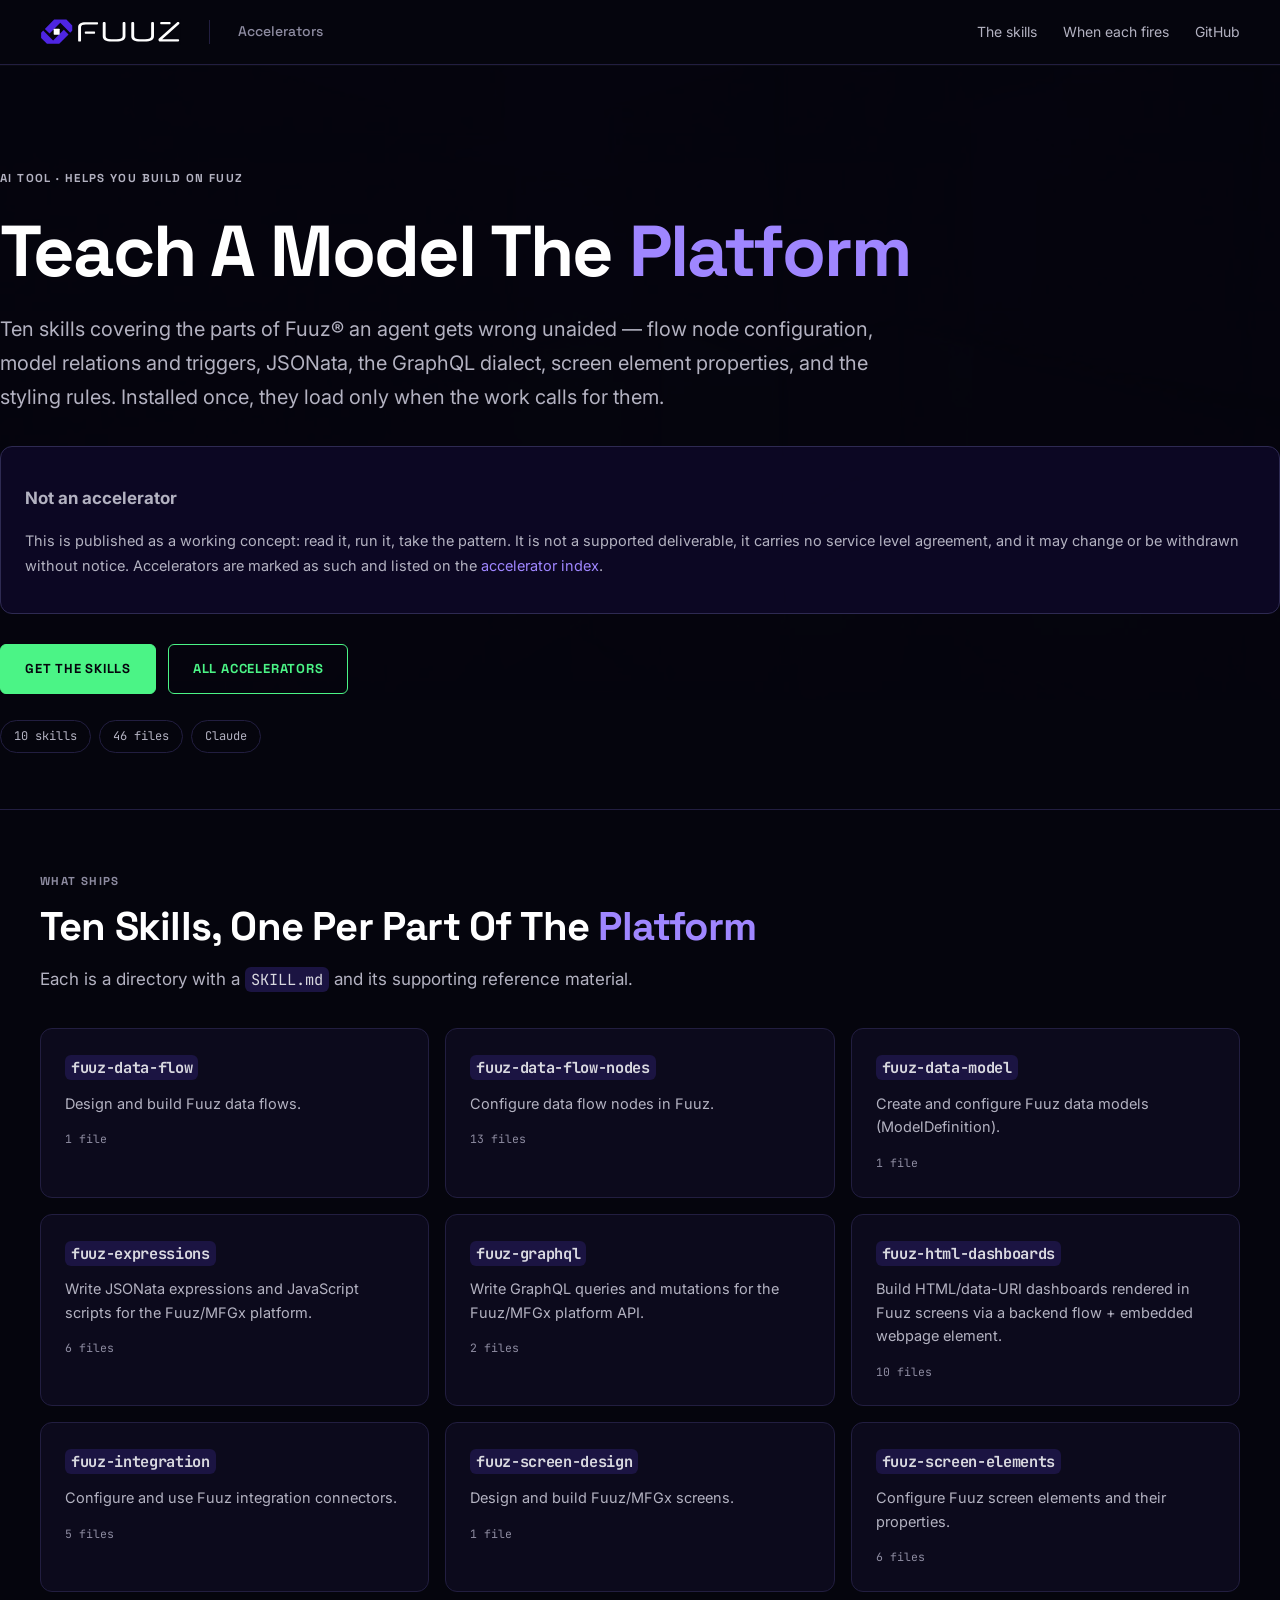
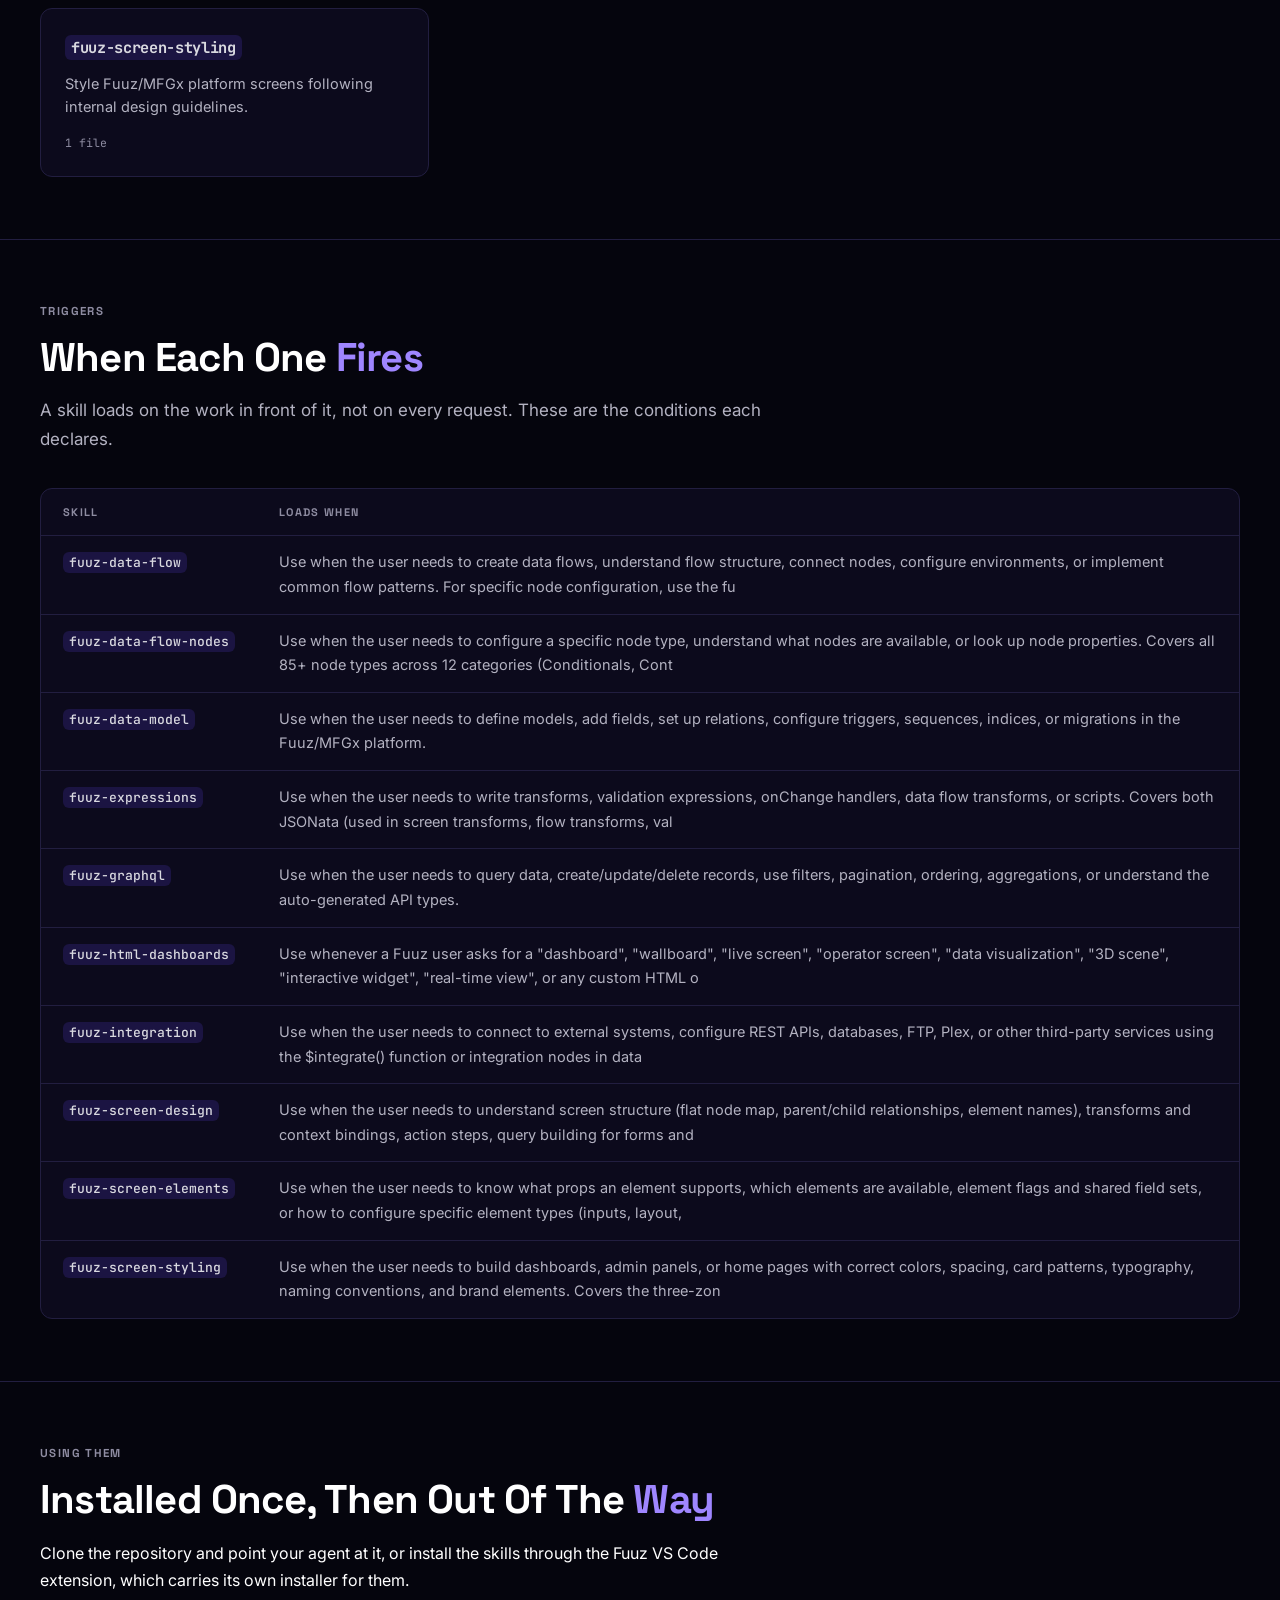
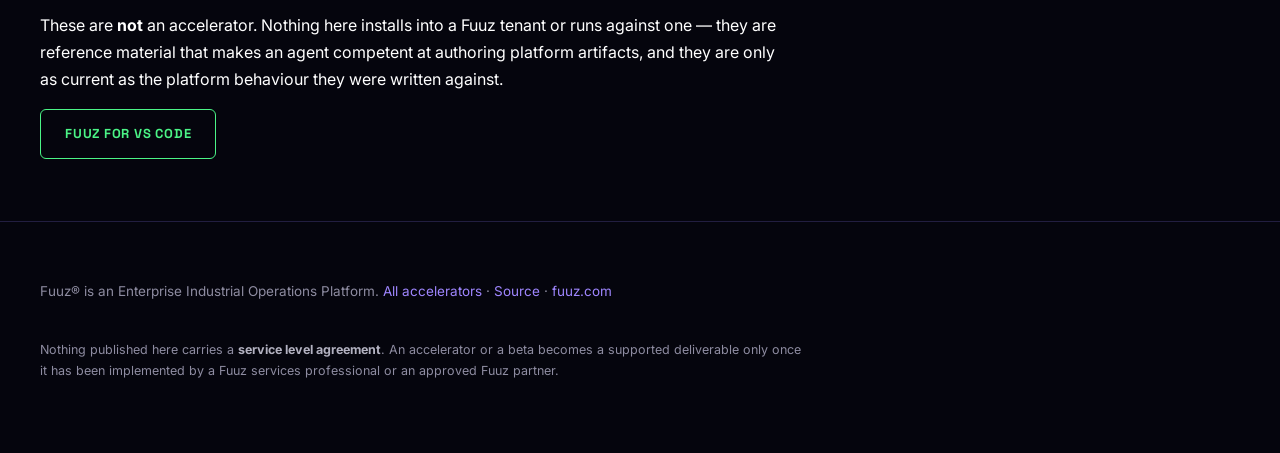
<file: site/index.html>
<!doctype html>
<html lang="en">
<head>
<meta charset="utf-8">
<meta name="viewport" content="width=device-width, initial-scale=1">
<title>Fuuz LLM Skills &mdash; Fuuz AI Tools</title>
<meta name="description" content="Ten Claude skills that teach a model the Fuuz platform: data flows and their nodes, data models, JSONata expressions, GraphQL, screen design and styling, dashboards and integration connectors.">
<meta name="robots" content="index, follow">
<link rel="canonical" href="https://accelerators.fuuz.com/llm-skills/">
<meta property="og:type" content="website">
<meta property="og:url" content="https://accelerators.fuuz.com/llm-skills/">
<meta property="og:site_name" content="Fuuz Accelerators">
<meta property="og:title" content="Fuuz LLM Skills">
<meta property="og:description" content="Ten Claude skills that teach a model the Fuuz platform.">
<link rel="icon" href="assets/appicon-violet.svg">
<link rel="stylesheet" href="styles.css">
<link rel="stylesheet" href="prose.css">
<script type="application/ld+json">
{
  "@context": "https://schema.org",
  "@type": "SoftwareSourceCode",
  "name": "Fuuz LLM Skills",
  "url": "https://accelerators.fuuz.com/llm-skills/",
  "description": "Ten Claude skills that teach a model the Fuuz platform \u2014 data flows, models, expressions, GraphQL, screens and integration.",
  "codeRepository": "https://github.com/Fuuz-Platform/llm-skills",
  "applicationCategory": "DeveloperApplication",
  "author": {
    "@type": "Organization",
    "name": "Fuuz",
    "url": "https://fuuz.com"
  }
}
</script>
</head>
<body>
<header class="topbar">
  <div class="wrap">
    <a class="logo" href="../"><img src="assets/logo-horizontal-on-midnight.svg" alt="Fuuz"></a>
    <span class="section">Accelerators</span>
    <nav>
      <a href="#skills">The skills</a>
      <a href="#when">When each fires</a>
      <a href="https://github.com/Fuuz-Platform/llm-skills">GitHub</a>
    </nav>
  </div>
</header>
<main>
<div class="wrap hero">
  <p class="eyebrow">AI tool &middot; Helps you build on Fuuz</p>
  <h1>Teach A Model The <span class="accent">Platform</span></h1>
  <p class="lede">Ten skills covering the parts of Fuuz&reg; an agent gets wrong unaided &mdash;
    flow node configuration, model relations and triggers, JSONata, the GraphQL dialect, screen
    element properties, and the styling rules. Installed once, they load only when the work calls
    for them.</p>
  <div class="callout">
    <h3>Not an accelerator</h3>
    <p>This is published as a working concept: read it, run it, take the pattern. It is not a
      supported deliverable, it carries no service level agreement, and it may change or be
      withdrawn without notice. Accelerators are marked as such and listed on the
      <a href="../">accelerator index</a>.</p>
  </div>
  <div class="ctas">
    <a class="cta cta-primary" href="https://github.com/Fuuz-Platform/llm-skills">Get the skills</a>
    <a class="cta cta-secondary" href="../">All accelerators</a>
  </div>
  <div class="chips"><span class="chip">10 skills</span><span class="chip">46 files</span><span class="chip">Claude</span></div>
</div>
<section id="skills">
  <div class="wrap">
    <p class="sec-eyebrow">What ships</p>
    <h2>Ten Skills, One Per Part Of The <span class="accent">Platform</span></h2>
    <p class="sec-lede">Each is a directory with a <code>SKILL.md</code> and its supporting
      reference material.</p>
    <div class="grid"><div class="card"><h3><code>fuuz-data-flow</code></h3><p>Design and build Fuuz data flows.</p><div class="meta">1 file</div></div><div class="card"><h3><code>fuuz-data-flow-nodes</code></h3><p>Configure data flow nodes in Fuuz.</p><div class="meta">13 files</div></div><div class="card"><h3><code>fuuz-data-model</code></h3><p>Create and configure Fuuz data models (ModelDefinition).</p><div class="meta">1 file</div></div><div class="card"><h3><code>fuuz-expressions</code></h3><p>Write JSONata expressions and JavaScript scripts for the Fuuz/MFGx platform.</p><div class="meta">6 files</div></div><div class="card"><h3><code>fuuz-graphql</code></h3><p>Write GraphQL queries and mutations for the Fuuz/MFGx platform API.</p><div class="meta">2 files</div></div><div class="card"><h3><code>fuuz-html-dashboards</code></h3><p>Build HTML/data-URI dashboards rendered in Fuuz screens via a backend flow + embedded webpage element.</p><div class="meta">10 files</div></div><div class="card"><h3><code>fuuz-integration</code></h3><p>Configure and use Fuuz integration connectors.</p><div class="meta">5 files</div></div><div class="card"><h3><code>fuuz-screen-design</code></h3><p>Design and build Fuuz/MFGx screens.</p><div class="meta">1 file</div></div><div class="card"><h3><code>fuuz-screen-elements</code></h3><p>Configure Fuuz screen elements and their properties.</p><div class="meta">6 files</div></div><div class="card"><h3><code>fuuz-screen-styling</code></h3><p>Style Fuuz/MFGx platform screens following internal design guidelines.</p><div class="meta">1 file</div></div></div>
  </div>
</section>
<section id="when">
  <div class="wrap">
    <p class="sec-eyebrow">Triggers</p>
    <h2>When Each One <span class="accent">Fires</span></h2>
    <p class="sec-lede">A skill loads on the work in front of it, not on every request. These are
      the conditions each declares.</p>
    <div class="tablewrap">
      <table><thead><tr><th>Skill</th><th>Loads when</th></tr></thead><tbody><tr><td><code>fuuz-data-flow</code></td><td>Use when the user needs to create data flows, understand flow structure, connect nodes, configure environments, or implement common flow patterns. For specific node configuration, use the fu</td></tr><tr><td><code>fuuz-data-flow-nodes</code></td><td>Use when the user needs to configure a specific node type, understand what nodes are available, or look up node properties. Covers all 85+ node types across 12 categories (Conditionals, Cont</td></tr><tr><td><code>fuuz-data-model</code></td><td>Use when the user needs to define models, add fields, set up relations, configure triggers, sequences, indices, or migrations in the Fuuz/MFGx platform.</td></tr><tr><td><code>fuuz-expressions</code></td><td>Use when the user needs to write transforms, validation expressions, onChange handlers, data flow transforms, or scripts. Covers both JSONata (used in screen transforms, flow transforms, val</td></tr><tr><td><code>fuuz-graphql</code></td><td>Use when the user needs to query data, create/update/delete records, use filters, pagination, ordering, aggregations, or understand the auto-generated API types.</td></tr><tr><td><code>fuuz-html-dashboards</code></td><td>Use whenever a Fuuz user asks for a &quot;dashboard&quot;, &quot;wallboard&quot;, &quot;live screen&quot;, &quot;operator screen&quot;, &quot;data visualization&quot;, &quot;3D scene&quot;, &quot;interactive widget&quot;, &quot;real-time view&quot;, or any custom HTML o</td></tr><tr><td><code>fuuz-integration</code></td><td>Use when the user needs to connect to external systems, configure REST APIs, databases, FTP, Plex, or other third-party services using the $integrate() function or integration nodes in data </td></tr><tr><td><code>fuuz-screen-design</code></td><td>Use when the user needs to understand screen structure (flat node map, parent/child relationships, element names), transforms and context bindings, action steps, query building for forms and</td></tr><tr><td><code>fuuz-screen-elements</code></td><td>Use when the user needs to know what props an element supports, which elements are available, element flags and shared field sets, or how to configure specific element types (inputs, layout,</td></tr><tr><td><code>fuuz-screen-styling</code></td><td>Use when the user needs to build dashboards, admin panels, or home pages with correct colors, spacing, card patterns, typography, naming conventions, and brand elements. Covers the three-zon</td></tr></tbody></table>
    </div>
  </div>
</section>
<section id="install">
  <div class="wrap">
    <p class="sec-eyebrow">Using them</p>
    <h2>Installed Once, Then Out Of The <span class="accent">Way</span></h2>
    <div class="prose">
      <p>Clone the repository and point your agent at it, or install the skills through the Fuuz
        VS Code extension, which carries its own installer for them.</p>
      <p>These are <strong>not</strong> an accelerator. Nothing here installs into a Fuuz tenant or
        runs against one &mdash; they are reference material that makes an agent competent at
        authoring platform artifacts, and they are only as current as the platform behaviour they
        were written against.</p>
    </div>
    <div class="ctas">
      <a class="cta cta-secondary" href="../fuuz-vscode-extension/">Fuuz for VS Code</a>
    </div>
  </div>
</section>
</main>
<footer>
  <div class="wrap">
    <p>Fuuz&reg; is an Enterprise Industrial Operations Platform.
      <a href="https://accelerators.fuuz.com/">All accelerators</a> &middot;
      <a href="https://github.com/Fuuz-Platform/llm-skills">Source</a> &middot;
      <a href="https://fuuz.com">fuuz.com</a></p>
    <p class="terms">Nothing published here carries a <strong>service level agreement</strong>. An accelerator or a beta becomes a supported deliverable only once it has been implemented by a Fuuz services professional or an approved Fuuz partner.</p>
  </div>
</footer>
</body>
</html>
</file>
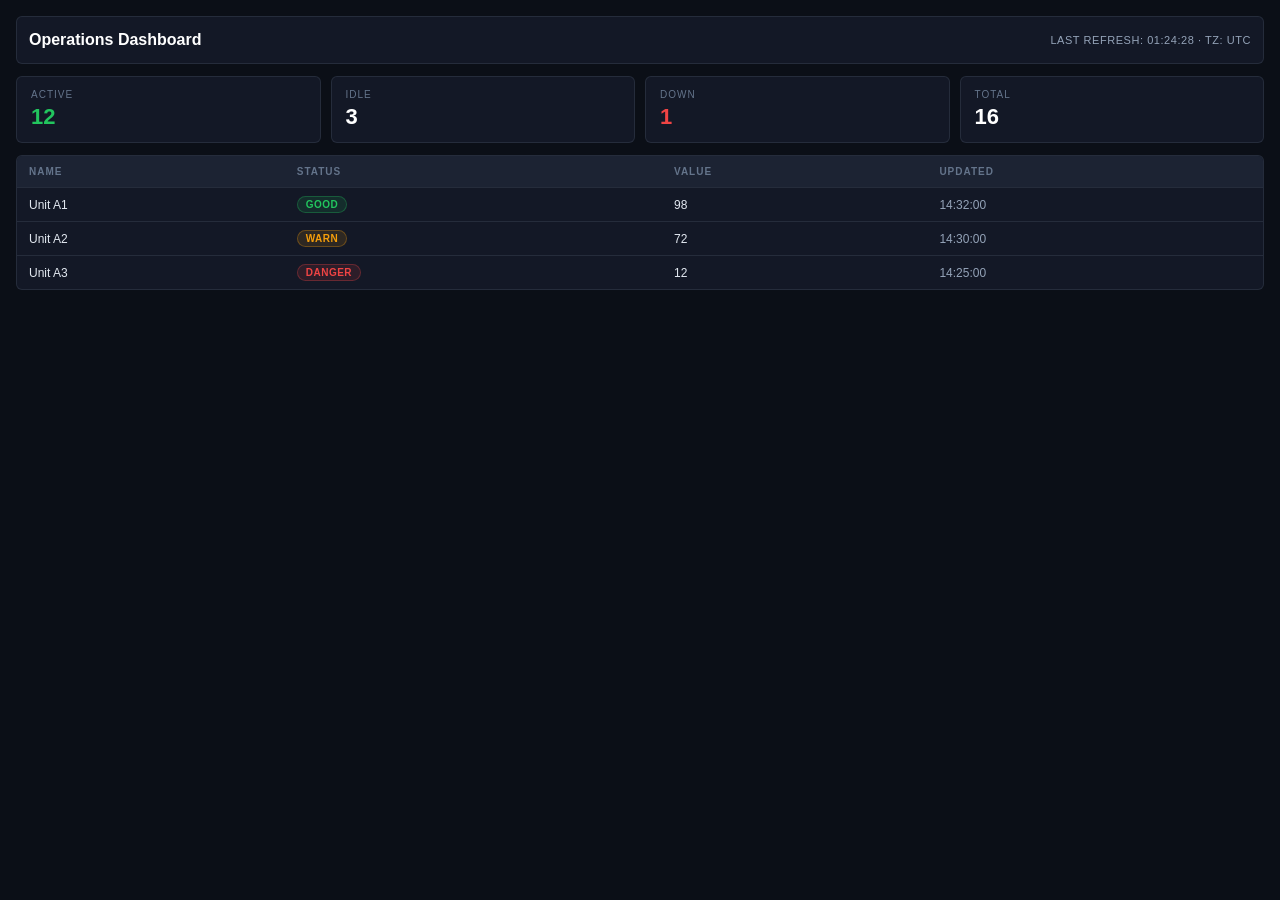
<file: fuuz-html-dashboards/templates/minimal-dashboard.html>
<!--
  Minimal Fuuz dashboard template — KPI cards + table
  Replace the contents of <script id="data-renderer"> to suit your dashboard.

  The flow's saved script wraps this in TPL_HEAD + JSON.stringify(state) + TPL_TAIL.
  Split this file at "const STATE =" / "STATE;" to get the HEAD/TAIL halves.
-->
<!DOCTYPE html>
<html lang="en" data-theme="dark">
<head>
<meta charset="UTF-8">
<title>Dashboard</title>
<style>
  * { box-sizing: border-box; margin: 0; padding: 0; }

  :root, :root[data-theme="dark"] {
    --bg: #0b0f17;
    --panel: #131826;
    --panel-2: #1c2333;
    --text: #e2e8f0;
    --text-strong: #ffffff;
    --text-dim: #94a3b8;
    --text-mute: #64748b;
    --border: rgba(148,163,184,0.14);
    --accent: #3b82f6;
    --good: #22c55e;
    --warn: #f59e0b;
    --danger: #ef4444;
  }

  :root[data-theme="light"] {
    --bg: #f1f5f9;
    --panel: #ffffff;
    --panel-2: #f8fafc;
    --text: #0f172a;
    --text-strong: #0f172a;
    --text-dim: #475569;
    --text-mute: #94a3b8;
    --border: rgba(15,23,42,0.10);
    --accent: #2563eb;
    --good: #16a34a;
    --warn: #d97706;
    --danger: #dc2626;
  }

  html, body {
    height: 100%; width: 100%;
    background: var(--bg);
    color: var(--text);
    font-family: Roboto, Helvetica, Arial, sans-serif;
    font-size: 13px;
    overflow: hidden;
  }
  body { opacity: 0; transition: opacity 0.35s ease-out; padding: 16px; }
  body.ready { opacity: 1; }

  .header {
    display: flex; align-items: center; justify-content: space-between;
    height: 48px; padding: 0 12px;
    background: var(--panel);
    border: 1px solid var(--border);
    border-radius: 6px;
    margin-bottom: 12px;
  }
  .title { font-size: 16px; font-weight: 700; color: var(--text-strong); }
  .meta { font-size: 11px; color: var(--text-dim); letter-spacing: 0.05em; text-transform: uppercase; }

  .kpis { display: grid; grid-template-columns: repeat(4, 1fr); gap: 10px; margin-bottom: 12px; }
  .kpi {
    background: var(--panel);
    border: 1px solid var(--border);
    border-radius: 6px;
    padding: 12px 14px;
  }
  .kpi-label { font-size: 10px; letter-spacing: 0.1em; text-transform: uppercase; color: var(--text-mute); margin-bottom: 4px; }
  .kpi-value { font-size: 22px; font-weight: 700; color: var(--text-strong); }
  .kpi-value.good   { color: var(--good); }
  .kpi-value.warn   { color: var(--warn); }
  .kpi-value.danger { color: var(--danger); }

  .table-wrap {
    background: var(--panel);
    border: 1px solid var(--border);
    border-radius: 6px;
    overflow: auto;
    max-height: calc(100vh - 220px);
  }
  table { width: 100%; border-collapse: collapse; }
  th {
    text-align: left; padding: 10px 12px;
    font-size: 10px; font-weight: 700; letter-spacing: 0.1em; text-transform: uppercase;
    color: var(--text-mute);
    background: var(--panel-2);
    border-bottom: 1px solid var(--border);
    position: sticky; top: 0;
  }
  td {
    padding: 8px 12px;
    border-bottom: 1px solid var(--border);
    font-size: 12px;
  }
  tr:last-child td { border-bottom: none; }

  .pill {
    display: inline-block;
    padding: 2px 8px;
    border-radius: 10px;
    font-size: 10px;
    font-weight: 700;
    letter-spacing: 0.05em;
    text-transform: uppercase;
  }
  .pill.good   { background: rgba(34,197,94,0.12);  color: var(--good);   border: 1px solid rgba(34,197,94,0.3);  }
  .pill.warn   { background: rgba(245,158,11,0.12); color: var(--warn);   border: 1px solid rgba(245,158,11,0.3); }
  .pill.danger { background: rgba(239,68,68,0.12);  color: var(--danger); border: 1px solid rgba(239,68,68,0.3);  }
</style>
</head>
<body>

<div class="header">
  <div class="title" id="header-title">Operations Dashboard</div>
  <div class="meta" id="header-meta">Loading…</div>
</div>

<div class="kpis" id="kpis"></div>

<div class="table-wrap">
  <table>
    <thead>
      <tr>
        <th>Name</th>
        <th>Status</th>
        <th>Value</th>
        <th>Updated</th>
      </tr>
    </thead>
    <tbody id="rows"></tbody>
  </table>
</div>

<script>
// ─────────────────────────────────────────────────────────────
// SPLIT POINT — the saved script injects "const STATE = {...};" here
// Everything ABOVE this line is TPL_HEAD (ending with "const STATE = ")
// Everything BELOW this line is TPL_TAIL (starting with ";\n// Render...")
// ─────────────────────────────────────────────────────────────

const STATE = {
  // Example state shape — the saved script's buildDashboardState produces this
  title: 'Operations Dashboard',
  timeZone: 'UTC',
  kpis: [
    { label: 'Active', value: 12, tone: 'good' },
    { label: 'Idle',   value: 3,  tone: '' },
    { label: 'Down',   value: 1,  tone: 'danger' },
    { label: 'Total',  value: 16, tone: '' }
  ],
  rows: [
    { name: 'Unit A1', status: 'good',   value: 98,  updatedAt: '2026-01-15T14:32:00Z' },
    { name: 'Unit A2', status: 'warn',   value: 72,  updatedAt: '2026-01-15T14:30:00Z' },
    { name: 'Unit A3', status: 'danger', value: 12,  updatedAt: '2026-01-15T14:25:00Z' }
  ]
};

// ─────────────────────────────────────────────────────────────
// TPL_TAIL begins below
// ─────────────────────────────────────────────────────────────

const TZ = STATE.timeZone || 'UTC';
const timeFormatter = new Intl.DateTimeFormat('en-US', {
  timeZone: TZ,
  hour: '2-digit', minute: '2-digit', second: '2-digit', hour12: false
});

function formatTime(iso) {
  if (!iso) return '—';
  try { return timeFormatter.format(new Date(iso)); }
  catch (e) { return '—'; }
}

function escapeHtml(s) {
  return String(s ?? '').replace(/[&<>"']/g, (c) => ({
    '&': '&amp;', '<': '&lt;', '>': '&gt;', '"': '&quot;', "'": '&#39;'
  }[c]));
}

function render() {
  document.getElementById('header-title').textContent = STATE.title || 'Dashboard';
  document.getElementById('header-meta').textContent =
    'Last refresh: ' + timeFormatter.format(new Date()) + '  ·  TZ: ' + TZ;

  const kpisEl = document.getElementById('kpis');
  kpisEl.innerHTML = STATE.kpis.map((k) => `
    <div class="kpi">
      <div class="kpi-label">${escapeHtml(k.label)}</div>
      <div class="kpi-value ${escapeHtml(k.tone || '')}">${escapeHtml(k.value)}</div>
    </div>
  `).join('');

  const rowsEl = document.getElementById('rows');
  rowsEl.innerHTML = STATE.rows.map((r) => `
    <tr>
      <td>${escapeHtml(r.name)}</td>
      <td><span class="pill ${escapeHtml(r.status)}">${escapeHtml(r.status)}</span></td>
      <td>${escapeHtml(r.value)}</td>
      <td style="color: var(--text-dim)">${formatTime(r.updatedAt)}</td>
    </tr>
  `).join('');
}

render();

requestAnimationFrame(() => {
  document.body.classList.add('ready');
});
</script>

</body>
</html>
</file>
<file: site/styles.css>
/* Fuuz Accelerators — shared stylesheet.
 *
 * Tokens are lifted verbatim from the Fuuz design system (.claude/skills/fuuz-design/styles.css),
 * which encodes the FUUZ Brand Usage Guidelines. This is brand material — a site ABOUT Fuuz — so
 * it uses the BRAND palette, not the platform's amber-on-light UI palette. The two are never mixed.
 *
 * The brand is DARK-FIRST: every application example in the guide, the website included, is built
 * on Midnight. There is deliberately no light mode here. Light grounds are for printed
 * read-documents, not brand moments.
 *
 * Copy this file verbatim into a new accelerator site; only index.html changes.
 */

@import url('https://fonts.googleapis.com/css2?family=Space+Grotesk:wght@500;700&family=Inter:wght@400;500;700&family=JetBrains+Mono:wght@400;500&display=swap');

:root {
  /* ── primary: exact, non-negotiable ─────────────────────────────────────────────────────── */
  --fuuz-electric-violet: #4E25E2;
  --fuuz-deep-violet:     #2A0880;
  --fuuz-midnight:        #05050D;
  --fuuz-spring-green:    #4BF486;
  --fuuz-white:           #FFFFFF;

  /* ── secondary ──────────────────────────────────────────────────────────────────────────── */
  --fuuz-blue-slate:      #5779D2;
  --fuuz-amber:           #F9BF33;
  --fuuz-coral:           #F67C83;

  /* ── neutral ramp ───────────────────────────────────────────────────────────────────────── */
  --fuuz-neutral-100: #D9D9E0;
  --fuuz-neutral-200: #B3B2C1;
  --fuuz-neutral-300: #8E8CA1;
  --fuuz-neutral-400: #686582;

  /* ── dark-ground steps: depth comes from surface steps and 1px borders, never shadows ───── */
  --surface-page:         var(--fuuz-midnight);
  --surface-raised:       #0A0818;
  --surface-card:         #0C0A1C;
  --surface-brand-muted:  #1B1442;
  --border-subtle:        #221E40;
  --border-default:       #2E2A52;

  --text-primary:   var(--fuuz-white);
  --text-secondary: var(--fuuz-neutral-200);
  --text-muted:     var(--fuuz-neutral-300);
  --text-brand:     var(--fuuz-electric-violet);
  --text-action:    var(--fuuz-spring-green);

  /* Electric Violet on Midnight fails contrast for TYPE. The guide's own emphasis colour is used
     for fills and borders; for the one-word headline accent it is lifted just enough to read,
     staying inside the violet family rather than substituting another hue. */
  --text-brand-on-dark: #9F86FF;

  --font-display: 'Space Grotesk', 'Inter', system-ui, sans-serif;
  --font-body:    'Inter', system-ui, sans-serif;
  --font-mono:    'JetBrains Mono', ui-monospace, SFMono-Regular, Menlo, monospace;

  --radius-sm:   6px;
  --radius-md:   9px;
  --radius-lg:  12px;
  --radius-xl:  16px;
  --radius-pill: 999px;

  --tracking-display: -0.025em;
  --tracking-heading: -0.02em;
  --tracking-eyebrow: 0.12em;
  --tracking-cta:      0.06em;

  --ease-standard: cubic-bezier(.2,.6,.2,1);
  --duration-fast: 120ms;
  --duration-base: 200ms;

  --gutter-page: 40px;

  color-scheme: dark;
}

@media (prefers-reduced-motion: reduce) {
  :root { --duration-fast: 0ms; --duration-base: 0ms; }
}

* { box-sizing: border-box; }
html { -webkit-text-size-adjust: 100%; scroll-behavior: smooth; }

body {
  margin: 0;
  background: var(--surface-page);
  color: var(--text-primary);
  font-family: var(--font-body);
  font-weight: 400;
  font-size: 16px;
  line-height: 1.7;
  -webkit-font-smoothing: antialiased;
}

img { max-width: 100%; }

a { color: var(--text-brand-on-dark); text-decoration: none; transition: color var(--duration-fast) var(--ease-standard); }
a:hover { color: var(--fuuz-white); }

/* Green is action, and focus is the promise of action. */
:focus-visible { outline: 1.5px solid var(--fuuz-spring-green); outline-offset: 2px; border-radius: var(--radius-sm); }

.wrap { max-width: 1320px; margin: 0 auto; padding: 0 var(--gutter-page); }

/* ── top bar ───────────────────────────────────────────────────────────────────────────────── */
.topbar {
  border-bottom: 1px solid var(--border-subtle);
  background: var(--surface-page);
  position: sticky; top: 0; z-index: 10;
}
.topbar .wrap { display: flex; align-items: center; gap: 28px; height: 64px; }
/* The logo is used as supplied — never rebuilt, retyped or re-drawn. */
.logo { display: flex; align-items: center; }
.logo img { height: 26px; width: auto; object-fit: contain; display: block; }
.topbar .section {
  font-family: var(--font-display); font-weight: 500; font-size: 14px;
  color: var(--text-muted); padding-left: 28px; border-left: 1px solid var(--border-subtle);
}
.topbar nav { margin-left: auto; display: flex; gap: 26px; font-size: 14px; }
.topbar nav a { color: var(--text-secondary); }
.topbar nav a:hover { color: var(--fuuz-white); }

/* ── hero ──────────────────────────────────────────────────────────────────────────────────── */
.hero { padding: 92px 0 56px; position: relative; }
/* Ground texture: the supporting graphic at very low contrast. Never a gradient wash. */
.hero::before {
  content: ''; position: absolute; inset: 0; z-index: -1; pointer-events: none;
  background: url('assets/bg-geometric.jpg') center / cover no-repeat;
  opacity: .05;
  -webkit-mask-image: linear-gradient(to bottom, #000 0%, transparent 92%);
          mask-image: linear-gradient(to bottom, #000 0%, transparent 92%);
}

.eyebrow {
  display: inline-block; font-family: var(--font-display); font-weight: 700;
  font-size: 11.5px; letter-spacing: var(--tracking-eyebrow); text-transform: uppercase;
  color: var(--text-secondary); margin-bottom: 26px;
}

h1 {
  font-family: var(--font-display); font-weight: 700;
  font-size: clamp(40px, 6vw, 72px); line-height: 1.05;
  letter-spacing: var(--tracking-display); margin: 0 0 22px;
}
/* One closing word carries the point. One word, never a phrase, never twice. */
h1 .accent { color: var(--text-brand-on-dark); }

.lede { font-size: clamp(17px, 2vw, 20px); color: var(--text-secondary); max-width: 68ch; margin: 0 0 32px; }

/* ── calls to action ───────────────────────────────────────────────────────────────────────── */
/* Solid Spring Green with Midnight text is the primary call to action; outlined green is
   secondary. Green appears nowhere else — never a surface, never decoration, never body text. */
.ctas { display: flex; flex-wrap: wrap; gap: 12px; margin-top: 6px; }
.cta {
  display: inline-block; font-family: var(--font-display); font-weight: 700;
  font-size: 13px; letter-spacing: var(--tracking-cta); text-transform: uppercase;
  padding: 13px 24px; border-radius: var(--radius-sm);
  transition: background var(--duration-fast) var(--ease-standard), border-color var(--duration-fast) var(--ease-standard);
}
.cta-primary { background: var(--fuuz-spring-green); color: var(--fuuz-midnight); border: 1.5px solid var(--fuuz-spring-green); }
.cta-primary:hover { background: #6FEF95; color: var(--fuuz-midnight); }
.cta-secondary { border: 1.5px solid var(--fuuz-spring-green); color: var(--fuuz-spring-green); }
.cta-secondary:hover { background: rgba(75,244,134,.08); color: var(--fuuz-spring-green); }

/* ── sections ──────────────────────────────────────────────────────────────────────────────── */
section { padding: 62px 0; border-top: 1px solid var(--border-subtle); }
.sec-eyebrow {
  font-family: var(--font-display); font-weight: 700; font-size: 11.5px;
  letter-spacing: var(--tracking-eyebrow); text-transform: uppercase;
  color: var(--text-muted); margin: 0 0 12px;
}
h2 {
  font-family: var(--font-display); font-weight: 700;
  font-size: clamp(26px, 3.2vw, 40px); line-height: 1.2;
  letter-spacing: var(--tracking-heading); margin: 0 0 14px;
}
h2 .accent { color: var(--text-brand-on-dark); }
.sec-lede { font-size: 17px; color: var(--text-secondary); max-width: 68ch; margin: 0 0 34px; }

/* ── cards ─────────────────────────────────────────────────────────────────────────────────── */
/* Flat fill one step above the page, 1px border, 12px radius, no shadow. A card never carries a
   coloured left border — that motif is not Fuuz. */
.grid { display: grid; gap: 16px; grid-template-columns: repeat(auto-fit, minmax(300px, 1fr)); }
.card {
  background: var(--surface-card); border: 1px solid var(--border-subtle);
  border-radius: var(--radius-lg); padding: 24px;
  transition: background var(--duration-base) var(--ease-standard), border-color var(--duration-base) var(--ease-standard);
}
/* Hover lightens the surface one step and lifts the border. No scale transform. */
.card:hover { background: var(--surface-brand-muted); border-color: var(--border-default); }
.card h3 { font-family: var(--font-display); font-weight: 700; font-size: 17px; letter-spacing: var(--tracking-heading); margin: 0 0 10px; }
.card h3 a { color: var(--fuuz-white); }
.card h3 a:hover { color: var(--text-brand-on-dark); }
.card p { margin: 0; font-size: 14.5px; color: var(--text-secondary); line-height: 1.62; }
.card .meta { margin-top: 14px; font-family: var(--font-mono); font-size: 11.5px; color: var(--text-muted); }

.tag {
  display: inline-block; font-family: var(--font-display); font-weight: 700; font-size: 10px;
  letter-spacing: var(--tracking-eyebrow); text-transform: uppercase;
  padding: 3px 9px; border-radius: var(--radius-pill); vertical-align: 2px; margin-left: 8px;
  background: var(--surface-brand-muted); color: var(--fuuz-neutral-100); border: 1px solid var(--border-default);
}
.tag-live { background: rgba(78,37,226,.22); border-color: var(--fuuz-electric-violet); color: #C3B4FF; }

/* ── see more ──────────────────────────────────────────────────────────────────────────────── */
/* Injected by script after a collapsed grid, so it never appears without something to reveal. */
.see-more {
  display: inline-block; margin-top: 20px; cursor: pointer;
  font-family: var(--font-display); font-weight: 700; font-size: 12.5px;
  letter-spacing: var(--tracking-cta); text-transform: uppercase;
  color: var(--text-secondary); background: transparent;
  border: 1px solid var(--border-default); border-radius: var(--radius-sm);
  padding: 11px 22px;
  transition: color var(--duration-fast) var(--ease-standard),
              border-color var(--duration-fast) var(--ease-standard),
              background var(--duration-fast) var(--ease-standard);
}
.see-more:hover { color: var(--fuuz-white); border-color: var(--fuuz-electric-violet); background: var(--surface-brand-muted); }

/* ── resource strip ────────────────────────────────────────────────────────────────────────── */
.resources { display: grid; gap: 16px; grid-template-columns: repeat(auto-fit, minmax(240px, 1fr)); }
.resource {
  display: block; background: var(--surface-raised); border: 1px solid var(--border-subtle);
  border-radius: var(--radius-lg); padding: 22px 24px;
  transition: background var(--duration-base) var(--ease-standard), border-color var(--duration-base) var(--ease-standard);
}
.resource:hover { background: var(--surface-brand-muted); border-color: var(--border-default); }
.resource .name { font-family: var(--font-display); font-weight: 700; font-size: 16px; color: var(--fuuz-white); letter-spacing: var(--tracking-heading); }
.resource .url  { font-family: var(--font-mono); font-size: 12px; color: var(--text-brand-on-dark); margin-top: 4px; }
.resource .desc { font-size: 14px; color: var(--text-secondary); margin-top: 10px; line-height: 1.55; }

/* ── demo players (click to play) ──────────────────────────────────────────────────────────── */
/* A thumbnail facade rather than seventeen embedded players: the iframe is created only for the
   one the reader chose, which is also why it may autoplay — the click is the gesture browsers
   require. Bunny blocks blank-referrer requests, so a browser that strips the referrer gets a 403;
   the script hides a failed image rather than leaving a broken icon, and the card still reads. */
.demos { display: grid; gap: 26px; grid-template-columns: repeat(auto-fit, minmax(320px, 1fr)); }
.demo { min-width: 0; }
.demo .player, .demo iframe {
  display: block; width: 100%; aspect-ratio: 16 / 9;
  border-radius: var(--radius-lg); border: 1px solid var(--border-subtle);
  background: var(--surface-card); overflow: hidden;
}
.demo iframe { border: 1px solid var(--border-subtle); }
.demo .player {
  position: relative; padding: 0; cursor: pointer;
  transition: border-color var(--duration-base) var(--ease-standard);
}
.demo .player img { width: 100%; height: 100%; object-fit: cover; display: block; }
/* Spring Green is action, and pressing play is the action on this page. */
.demo .player .play {
  position: absolute; left: 50%; top: 50%; width: 56px; height: 56px; margin: -28px 0 0 -28px;
  border-radius: var(--radius-pill); background: var(--fuuz-spring-green);
  transition: transform var(--duration-base) var(--ease-standard);
}
.demo .player .play::after {
  content: ''; position: absolute; left: 21px; top: 16px;
  border-style: solid; border-width: 12px 0 12px 19px;
  border-color: transparent transparent transparent var(--fuuz-midnight);
}
.demo .player:hover { border-color: var(--fuuz-spring-green); }
.demo .player:hover .play { transform: scale(1.06); }
.demo h3 {
  font-family: var(--font-display); font-weight: 700; font-size: 16.5px;
  letter-spacing: var(--tracking-heading); color: var(--fuuz-white); margin: 15px 0 0;
}
.demo .demo-meta { font-family: var(--font-mono); font-size: 11.5px; color: var(--text-muted); margin: 5px 0 0; }
.demo p { font-size: 14.5px; color: var(--text-secondary); line-height: 1.6; margin: 9px 0 0; }

/* ── video previews ────────────────────────────────────────────────────────────────────────── */
/* Thumbnails come from YouTube. hqdefault is the only size guaranteed to exist for every video,
   but it is 4:3 with letterbox bars on a 16:9 video — so the frame is forced to 16:9 and the
   image cropped to fill, which removes the bars rather than displaying them. */
.videos { display: grid; gap: 18px; grid-template-columns: repeat(auto-fit, minmax(260px, 1fr)); }
.video { display: block; color: inherit; }
.video .thumb {
  aspect-ratio: 16 / 9; overflow: hidden; border-radius: var(--radius-lg);
  border: 1px solid var(--border-subtle); background: var(--surface-card);
  transition: border-color var(--duration-base) var(--ease-standard);
}
.video .thumb img { width: 100%; height: 100%; object-fit: cover; display: block; }
.video:hover .thumb { border-color: var(--border-default); }
.video:hover .video-title { color: var(--text-brand-on-dark); }
.video-title {
  font-family: var(--font-display); font-weight: 500; font-size: 15px; line-height: 1.35;
  letter-spacing: var(--tracking-heading); color: var(--fuuz-white); margin-top: 13px;
  transition: color var(--duration-fast) var(--ease-standard);
}
.video-date { font-family: var(--font-mono); font-size: 11.5px; color: var(--text-muted); margin-top: 6px; }

/* ── tables ────────────────────────────────────────────────────────────────────────────────── */
.tablewrap { overflow-x: auto; background: var(--surface-card); border: 1px solid var(--border-subtle); border-radius: var(--radius-lg); }
table { border-collapse: collapse; width: 100%; min-width: 580px; font-size: 14.5px; }
th, td { text-align: left; padding: 14px 22px; border-bottom: 1px solid var(--border-subtle); vertical-align: top; color: var(--text-secondary); }
th {
  font-family: var(--font-display); font-weight: 700; font-size: 11px;
  letter-spacing: var(--tracking-eyebrow); text-transform: uppercase; color: var(--text-muted);
}
tr:last-child td { border-bottom: none; }
td:first-child { color: var(--fuuz-white); font-weight: 500; white-space: nowrap; }
td strong { color: var(--fuuz-white); font-weight: 700; }

code { font-family: var(--font-mono); font-size: .9em; background: var(--surface-brand-muted); color: var(--fuuz-neutral-100); padding: 2px 6px; border-radius: var(--radius-sm); }

/* ── code blocks ───────────────────────────────────────────────────────────────────────────── */
pre {
  background: var(--surface-raised); border: 1px solid var(--border-subtle);
  border-radius: var(--radius-lg); padding: 20px 22px; overflow-x: auto;
  font-family: var(--font-mono); font-size: 13.5px; line-height: 1.7; margin: 0 0 18px;
  color: var(--fuuz-neutral-100);
}
pre .c { color: var(--text-muted); }

.cmd {
  display: flex; align-items: center; gap: 14px; flex-wrap: wrap;
  background: var(--surface-raised); border: 1px solid var(--border-subtle);
  border-radius: var(--radius-lg); padding: 17px 20px;
  font-family: var(--font-mono); font-size: 14px; margin-bottom: 12px; color: var(--fuuz-neutral-100);
}
.cmd .prompt { color: var(--text-muted); user-select: none; }
.cmd .note { margin-left: auto; font-family: var(--font-body); font-size: 13px; color: var(--text-muted); }

.chips { display: flex; flex-wrap: wrap; gap: 8px; margin-top: 26px; }
.chip {
  font-family: var(--font-mono); font-size: 12px; color: var(--text-secondary);
  border: 1px solid var(--border-subtle); border-radius: var(--radius-pill); padding: 5px 13px;
}

/* ── metrics ───────────────────────────────────────────────────────────────────────────────── */
.metrics { display: grid; gap: 16px; grid-template-columns: repeat(auto-fit, minmax(200px, 1fr)); }
.metric { background: var(--surface-card); border: 1px solid var(--border-subtle); border-radius: var(--radius-lg); padding: 24px; }
.metric .n { font-family: var(--font-display); font-weight: 700; font-size: 34px; letter-spacing: -.03em; line-height: 1.1; color: var(--fuuz-white); }
.metric .n .unit { font-size: 16px; font-weight: 500; color: var(--text-muted); }
.metric .l { font-size: 13.5px; color: var(--text-secondary); margin-top: 8px; line-height: 1.5; }

/* Translucent violet wash — the brand-muted panel. Not a coloured left border. */
.callout {
  background: rgba(78,37,226,.10); border: 1px solid var(--border-default);
  border-radius: var(--radius-lg); padding: 20px 24px; font-size: 14.5px;
  color: var(--text-secondary); margin: 24px 0 0;
}
.callout strong { color: var(--fuuz-white); }

.steps { counter-reset: s; list-style: none; padding: 0; margin: 0; }
.steps > li { counter-increment: s; position: relative; padding-left: 46px; margin-bottom: 30px; }
.steps > li::before {
  content: counter(s); position: absolute; left: 0; top: 1px;
  width: 29px; height: 29px; border-radius: var(--radius-pill);
  background: var(--surface-brand-muted); border: 1px solid var(--border-default);
  color: var(--text-brand-on-dark); font-family: var(--font-mono); font-size: 13px;
  display: grid; place-items: center;
}
.steps h3 { font-family: var(--font-display); font-weight: 700; font-size: 17px; letter-spacing: var(--tracking-heading); margin: 2px 0 10px; }
.steps p { margin: 0 0 14px; color: var(--text-secondary); font-size: 14.5px; }

.figure { background: var(--surface-card); border: 1px solid var(--border-subtle); border-radius: var(--radius-xl); padding: 22px; overflow-x: auto; }
.figure img { display: block; border-radius: var(--radius-md); min-width: 620px; }

/* ── footer ────────────────────────────────────────────────────────────────────────────────── */
footer { border-top: 1px solid var(--border-subtle); padding: 44px 0 72px; color: var(--text-muted); font-size: 13.5px; }
footer .wrap { display: flex; gap: 24px; flex-wrap: wrap; align-items: center; }
footer nav { margin-left: auto; display: flex; gap: 24px; flex-wrap: wrap; }
footer nav a { color: var(--text-secondary); }
footer .addr { font-style: normal; }

@media (max-width: 720px) {
  :root { --gutter-page: 22px; }
  .hero { padding: 56px 0 38px; }
  .topbar .section { display: none; }
  .cmd { font-size: 12.5px; }
  .cmd .note { margin-left: 0; width: 100%; }
  .figure img { min-width: 520px; }
}

/* ── published terms ──────────────────────────────────────────────────────────────────────────
   The no-SLA statement carries in the footer of every page on this domain. `footer .wrap` is a
   flex row, so the line claims a full basis of its own rather than being wedged between the
   byline and the nav. */
.terms {
  flex-basis: 100%; margin: 0; max-width: 96ch;
  font-size: 12.5px; line-height: 1.65; color: var(--text-muted);
}
.terms strong { color: var(--text-secondary); }

/* The beta-concept callout sits between the lede and the calls to action. `.callout`'s margin is
   asymmetric by design elsewhere on the page, which leaves it flush against the buttons here. */
.hero .callout { margin: 26px 0 30px; }
</file>
<file: site/prose.css>
/* Supplements styles.css for README-derived pages. Uses the same tokens; adds only the
   elements a prose document needs and the shared sheet does not style on its own. */
.prose { max-width: 74ch; }
/* README-derived accelerator pages bind wrap and prose to the SAME element, so this
   reading-width cap would also cap the page container. Match .wrap's own width there so
   the body isn't narrower than the header — higher specificity wins regardless of load order. */
.wrap.prose { max-width: 1320px; }
.prose > * + * { margin-top: 1.1rem; }
.prose h2 { margin-top: 3rem; }
.prose h3 {
  font-family: 'Space Grotesk', system-ui, sans-serif; font-weight: 500;
  font-size: 1.15rem; letter-spacing: -0.01em; color: var(--fuuz-white);
  margin-top: 2.2rem;
}
.prose h4 {
  font-family: 'Space Grotesk', system-ui, sans-serif; font-weight: 500;
  font-size: 1rem; color: var(--fuuz-neutral-100); margin-top: 1.8rem;
}
.prose ul, .prose ol { padding-left: 1.25rem; }
.prose li { margin: 0.4rem 0; color: var(--fuuz-neutral-100); }
.prose li::marker { color: var(--fuuz-neutral-400); }
.prose blockquote {
  border-left: 2px solid var(--fuuz-electric-violet);
  background: var(--surface-raised);
  padding: 0.9rem 1.1rem; margin-left: 0; border-radius: 0 6px 6px 0;
  color: var(--fuuz-neutral-100);
}
.prose blockquote > * + * { margin-top: 0.6rem; }
.prose hr { border: 0; border-top: 1px solid var(--border-subtle); margin: 2.5rem 0; }
.prose img { border: 1px solid var(--border-subtle); border-radius: 8px; }
.prose table { margin: 1.2rem 0; }
.prose .tablewrap { overflow-x: auto; }
</file>
